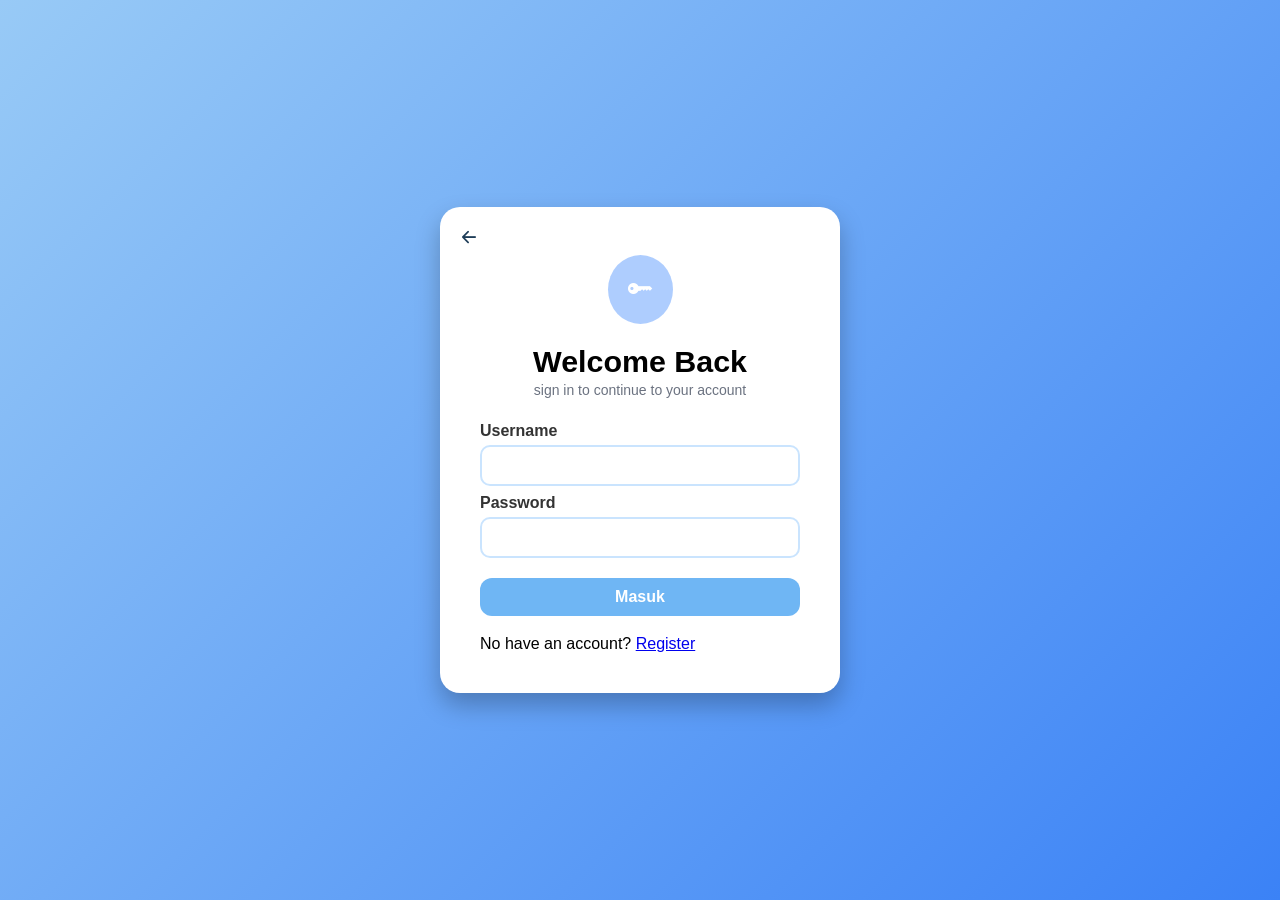
<file: index.html>
<!DOCTYPE html>
<html lang="id">

<head>
  <meta charset="UTF-8" />
  <meta name="viewport" content="width=device-width, initial-scale=1.0" />
  <title>Login Admin</title>
  <link rel="stylesheet" href="https://cdn.jsdelivr.net/npm/bootstrap-icons@1.12.1/font/bootstrap-icons.min.css">
  <link rel="stylesheet" href="style.css">
</head>

<body>
  <div class="container">
    <div class="back">
      <a href="index.html"><i class="bi bi-arrow-left-short"></i></a>
    </div>

    <div class="logo">
      <i class="bi bi-key-fill"></i>
    </div>

    <div class="tittle">
      <h2>Welcome Back</h2>
      <p>sign in to continue to your account</p>
    </div>

    <div class="form-login">
      <form id="loginForm" method="POST">
        <div class="input-group">
          <label for="username">Username</label>
          <input type="text" id="username" name="username" required>
        </div>
        <div class="input-group">
          <label for="password">Password</label>
          <input type="password" id="password" name="password" required>
        </div>
        <button type="submit">Masuk</button>
      </form>
      <p class="login-text">
        No have an account?
        <a href="register.html">Register</a>
      </p>
      <div id="popup" class="popup">
        <div class="popup-content">
          <p id="popupText"></p>
          <button onclick="closePopup()">OK</button>
        </div>
      </div>
    </div>
  </div>

  <script>
    const form = document.getElementById("loginForm");

    form.addEventListener("submit", function (e) {
      e.preventDefault();

      const usernameInput = document.getElementById("username");
      const passwordInput = document.getElementById("password");

      const username = usernameInput.value;

      if (username.trim() === "") {
        showPopup("Username jangan kosong");
        return;
      }

      // kosongin dulu
      usernameInput.value = "";
      passwordInput.value = "";

      showPopup(`halo, ${username}`);
    });

    function showPopup(message) {
      document.getElementById("popupText").innerText = message;
      document.getElementById("popup").style.display = "flex";
    }

    function closePopup() {
      document.getElementById("popup").style.display = "none";
    }
  </script>
</body>

</html>
</file>
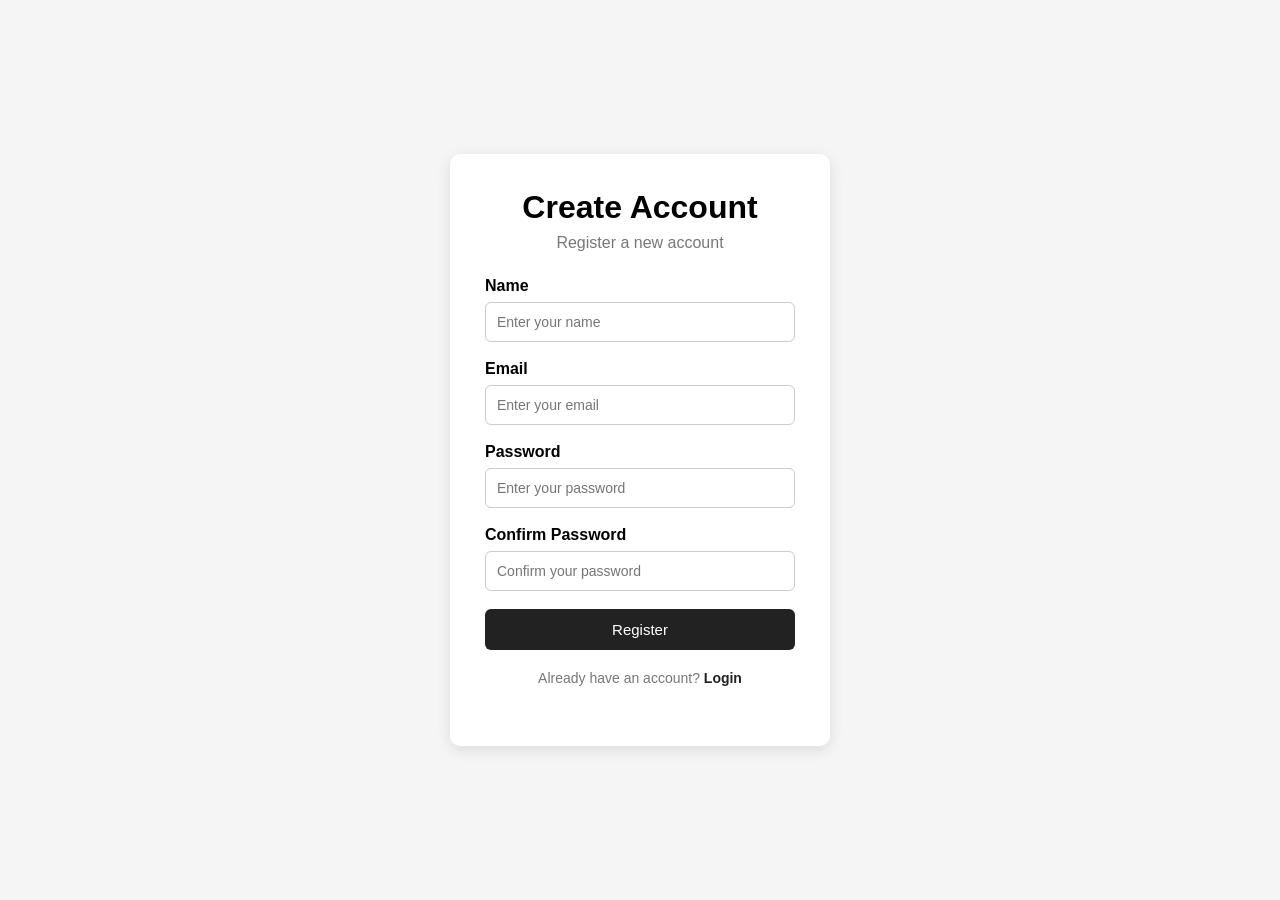
<file: register.html>
<!DOCTYPE html>
<html lang="en">
<head>
    <meta charset="UTF-8">
    <meta name="viewport" content="width=device-width, initial-scale=1.0">
    <title>Register</title>
    <link rel="stylesheet" href="register.css">
</head>
<body>

    <div class="register-container">
        <h1>Create Account</h1>
        <p>Register a new account</p>

        <form>
            <div class="form-group">
                <label for="name">Name</label>
                <input type="text" id="name" placeholder="Enter your name">
            </div>

            <div class="form-group">
                <label for="email">Email</label>
                <input type="email" id="email" placeholder="Enter your email">
            </div>

            <div class="form-group">
                <label for="password">Password</label>
                <input type="password" id="password" placeholder="Enter your password">
            </div>

            <div class="form-group">
                <label for="confirm-password">Confirm Password</label>
                <input type="password" id="confirm-password" placeholder="Confirm your password">
            </div>

            <button type="submit">Register</button>
        </form>

        <p class="login-text">
            Already have an account?
            <a href="index.html">Login</a>
        </p>
    </div>

</body>
</html>
</file>
<file: style.css>
* {
    margin: 0;
    padding: 0;
    box-sizing: border-box;
    font-family: "Poppins", sans-serif;
}

body {
    min-height: 100vh;
    display: flex;
    justify-content: center;
    align-items: center;
    background: linear-gradient(135deg, #98caf6, #3b82f6);
}

/* ===== CARD LOGIN ===== */
.container {
    background: #ffffff;
    width: 100%;
    max-width: 400px;
    border-radius: 20px;
    box-shadow: 0 12px 25px rgba(0, 0, 0, 0.25);
    padding: 2.5rem;
    position: relative;
    animation: fadeIn 0.7s ease-out;
}

/* Tombol back */
.back {
    position: absolute;
    top: 15px;
    left: 15px;
}

.back a {
    text-decoration: none;
    color: #1e3d58;
    font-size: 28px;
    transition: 0.3s;
}

.back a:hover {
    color: #3b82f6;
    transform: scale(1.1);
}

/* ===== LOGO & JUDUL ===== */
.logo {
    display: flex;
    justify-content: center;
    margin-top: 0.5rem;
    margin-bottom: 1.2rem;
}

.logo i {
    background-color: #69a2fe89;
    padding: 20px;
    border-radius: 50%;
    color: white;
    font-size: 25px;
}

.tittle {
    text-align: center;
    color: #000000;
    margin-bottom: 1rem;
}

.tittle h2 {
    font-size: 1.9rem;
    font-weight: 700;
}

.tittle p {
    color: #6b7280;
    font-size: 14px;
    margin-top: 3px;
}

/* ===== FORM ===== */
.form-login {
    display: flex;
    flex-direction: column;
    gap: 1.2rem;
}

.input-group {
    display: flex;
    flex-direction: column;
}

label {
    font-weight: 600;
    margin-bottom: 5px;
    margin-top: 8px;
    color: #333;
}

input {
    padding: 10px;
    border-radius: 10px;
    border: 2px solid #cae4fe;
    outline: none;
    font-size: 15px;
    transition: 0.3s;
}

input:focus {
    border-color: #7eabf3;
    box-shadow: 0 0 6px rgba(90, 132, 199, 0.4);
}

/* ===== BUTTON ===== */
button {
    background: #6fb6f4;
    color: white;
    border: none;
    border-radius: 12px;
    padding: 10px;
    font-size: 16px;
    font-weight: 600;
    cursor: pointer;
    transition: 0.3s;
    margin-top: 20px;
    width: 100%;
}

button:hover {
    transform: translateY(-4px);
    box-shadow: 0 6px 15px rgba(59, 130, 246, 0.4);
}

.popup {
    position: fixed;
    top: 0;
    left: 0;
    width: 100%;
    height: 100%;
    background: rgba(0, 0, 0, 0.5);
    display: none;
    justify-content: center;
    align-items: center;
}

.popup-content {
    background: #8fd6ece6;
    padding: 20px 30px;
    border-radius: 12px;
    text-align: center;
    width: 300px;
    box-shadow: 0 10px 25px rgba(0, 0, 0, 0.2);
    animation: fadeIn 0.7s ease-out;
}

.popup-content button {
    margin-top: 15px;
    padding: 8px 20px;
    border: none;
    border-radius: 8px;
    background: #467be5;
    color: white;
    cursor: pointer;
}

@keyframes fadeIn {
    from {
        opacity: 0;
        transform: translateY(25px);
    }

    to {
        opacity: 1;
        transform: translateY(0);
    }
}

/* RESPONSIF */
@media (max-width: 480px) {
    .container {
        padding: 2rem;
        max-width: 320px;
    }

    .tittle h2 {
        font-size: 1.6rem;
    }

    .logo img {
        width: 70px;
        height: 70px;
    }
}
</file>
<file: register.css>
* {
    margin: 0;
    padding: 0;
    box-sizing: border-box;
}

body {
    font-family: Arial, sans-serif;
    background-color: #f5f5f5;
    min-height: 100vh;

    display: flex;
    justify-content: center;
    align-items: center;
}

.register-container {
    width: 380px;
    background-color: white;
    padding: 35px;
    border-radius: 10px;
    box-shadow: 0 4px 15px rgba(0, 0, 0, 0.1);
}

.register-container h1 {
    text-align: center;
    margin-bottom: 8px;
}

.register-container > p {
    text-align: center;
    color: #777;
    margin-bottom: 25px;
}

.form-group {
    margin-bottom: 18px;
}

.form-group label {
    display: block;
    margin-bottom: 7px;
    font-weight: bold;
}

.form-group input {
    width: 100%;
    padding: 11px;
    border: 1px solid #ccc;
    border-radius: 6px;
    font-size: 14px;
}

.form-group input:focus {
    outline: none;
    border-color: #333;
}

button {
    width: 100%;
    padding: 12px;
    border: none;
    border-radius: 6px;
    background-color: #222;
    color: white;
    font-size: 15px;
    cursor: pointer;
}

button:hover {
    background-color: #444;
}

.login-text {
    margin-top: 20px;
    font-size: 14px;
}

.login-text a {
    color: #222;
    font-weight: bold;
    text-decoration: none;
}
</file>
